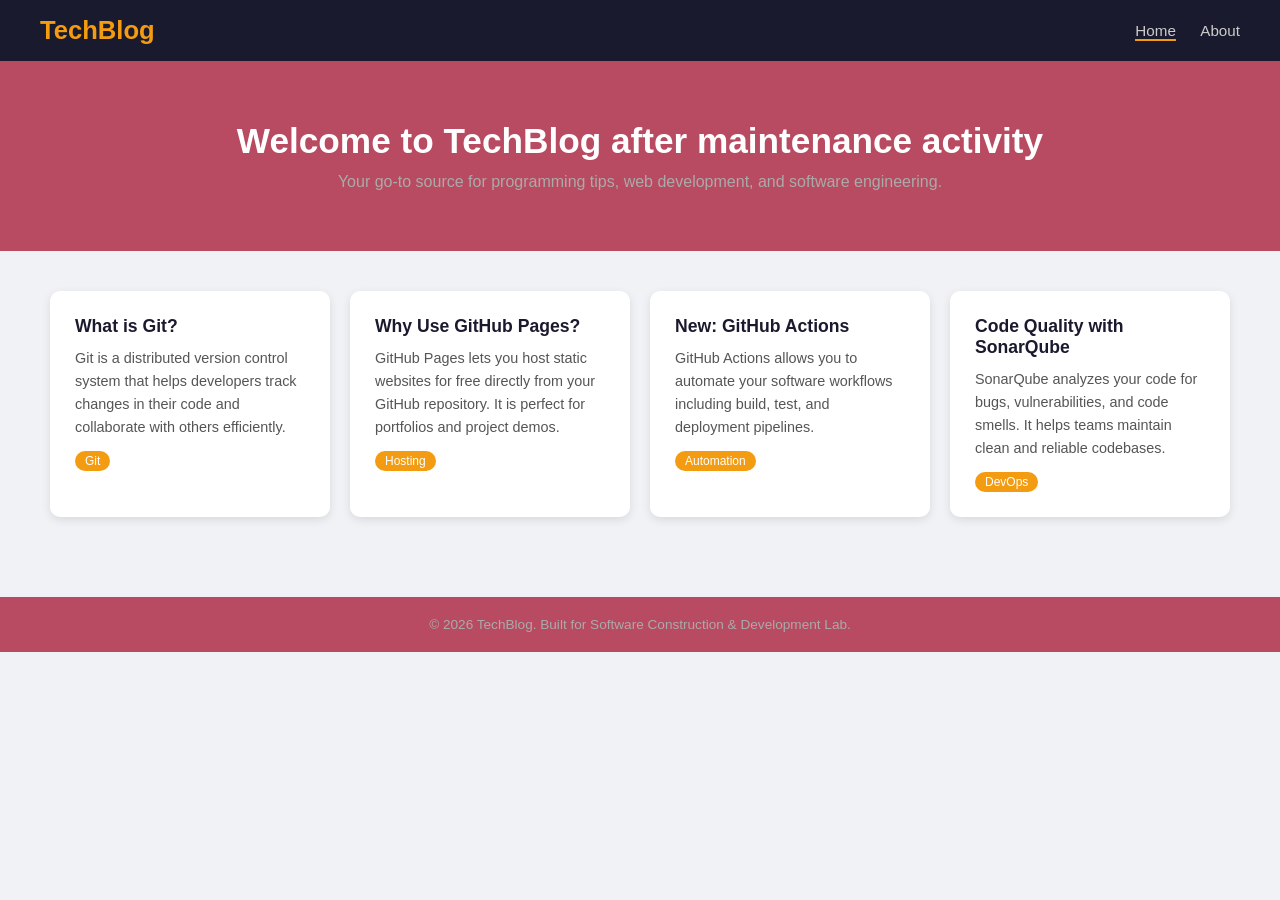
<file: index.html>
<!DOCTYPE html>
<html lang="en">
<head>
  <meta charset="UTF-8" />
  <meta name="viewport" content="width=device-width, initial-scale=1.0"/>
  <title>TechBlog</title>
  <link rel="stylesheet" href="style.css" />
</head>
<body>

  <header>
    <div class="logo">TechBlog</div>
    <nav>
      <a href="index.html">Home</a>
      <a href="about.html">About</a>
    </nav>
  </header>

  <section class="hero">
    <h1>Welcome to TechBlog after maintenance activity</h1>
    <p>Your go-to source for programming tips, web development, and software engineering.</p>
  </section>

  <section class="posts">
    <div class="card">
      <h2>What is Git?</h2>
      <p>Git is a distributed version control system that helps developers track changes in their code and collaborate with others efficiently.</p>
      <span class="tag">Git</span>
    </div>
    <div class="card">
      <h2>Why Use GitHub Pages?</h2>
      <p>GitHub Pages lets you host static websites for free directly from your GitHub repository. It is perfect for portfolios and project demos.</p>
      <span class="tag">Hosting</span>
    </div>
    <div class="card">
      <h2>New: GitHub Actions</h2>
      <p>GitHub Actions allows you to automate your software workflows including build, test, and deployment pipelines.</p>
      <span class="tag">Automation</span>
    </div>
    <div class="card">
      <h2>Code Quality with SonarQube</h2>
      <p>SonarQube analyzes your code for bugs, vulnerabilities, and code smells. It helps teams maintain clean and reliable codebases.</p>
      <span class="tag">DevOps</span>
    </div>
  </section>

  <footer>
    <p>&copy; 2026 TechBlog. Built for Software Construction & Development Lab.</p>
  </footer>

  <script src="app.js"></script>
</body>
</html>
</file>
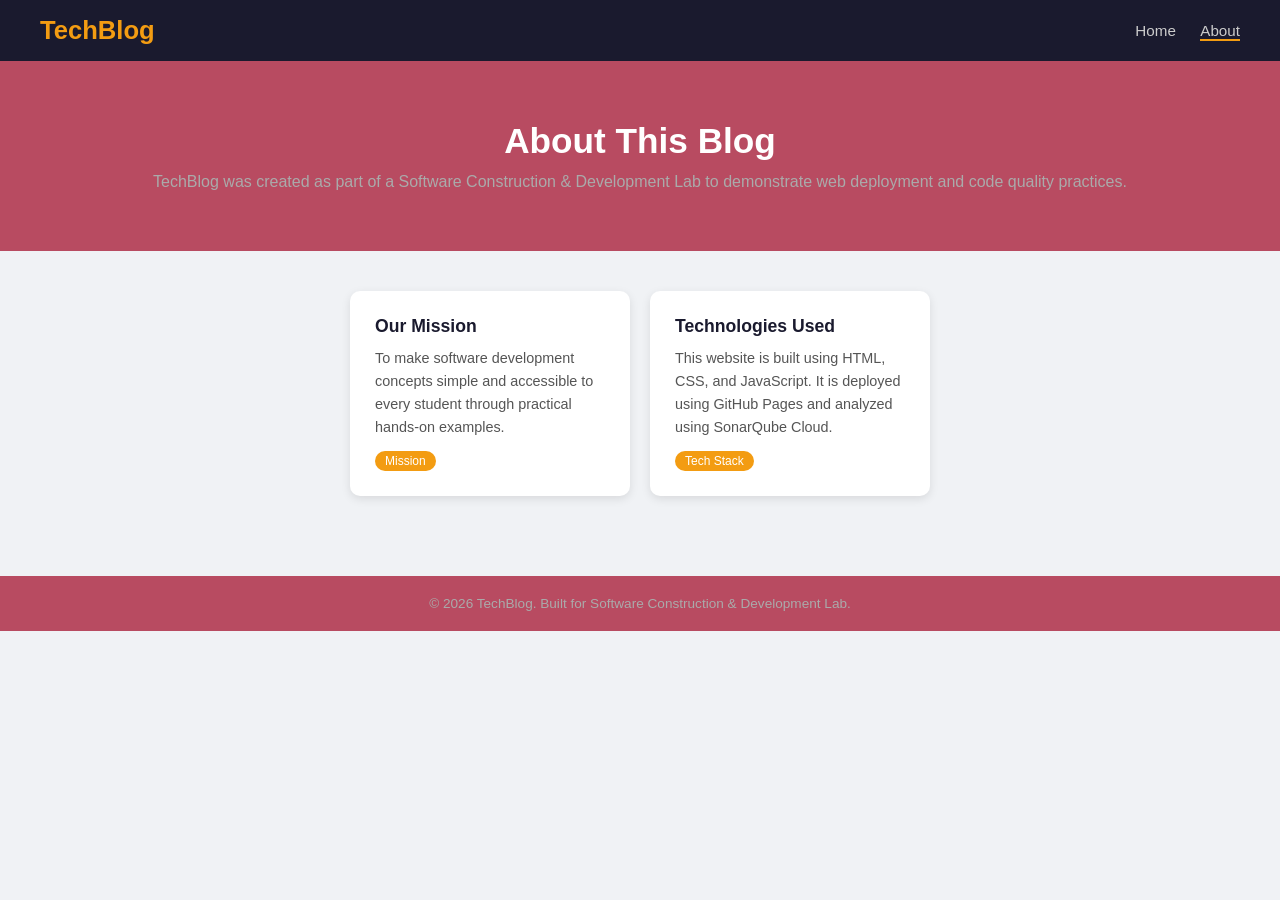
<file: about.html>
<!DOCTYPE html>
<html lang="en">
<head>
  <meta charset="UTF-8" />
  <meta name="viewport" content="width=device-width, initial-scale=1.0"/>
  <title>About — TechBlog</title>
  <link rel="stylesheet" href="style.css" />
</head>
<body>

  <header>
    <div class="logo">TechBlog</div>
    <nav>
      <a href="index.html">Home</a>
      <a href="about.html">About</a>
    </nav>
  </header>

  <section class="hero">
    <h1>About This Blog</h1>
    <p>TechBlog was created as part of a Software Construction & Development Lab to demonstrate web deployment and code quality practices.</p>
  </section>

  <section class="posts">
    <div class="card">
      <h2>Our Mission</h2>
      <p>To make software development concepts simple and accessible to every student through practical hands-on examples.</p>
      <span class="tag">Mission</span>
    </div>
    <div class="card">
      <h2>Technologies Used</h2>
      <p>This website is built using HTML, CSS, and JavaScript. It is deployed using GitHub Pages and analyzed using SonarQube Cloud.</p>
      <span class="tag">Tech Stack</span>
    </div>
  </section>

  <footer>
    <p>&copy; 2026 TechBlog. Built for Software Construction & Development Lab.</p>
  </footer>

  <script src="app.js"></script>
</body>
</html>
</file>
<file: style.css>
* {
  margin: 0;
  padding: 0;
  box-sizing: border-box;
}

body {
  font-family: Arial, sans-serif;
  background: #f0f2f5;
  color: #333;
}

header {
  background: #1a1a2e;
  padding: 16px 40px;
  display: flex;
  justify-content: space-between;
  align-items: center;
}

.logo {
  color: #f39c12;
  font-size: 1.6em;
  font-weight: bold;
}

nav a {
  color: #ccc;
  margin-left: 20px;
  text-decoration: none;
  font-size: 0.95em;
}

nav a:hover {
  color: #f39c12;
}

.hero {
  background: #b84b61;
  color: white;
  text-align: center;
  padding: 60px 20px;
}

.hero h1 {
  font-size: 2.2em;
  margin-bottom: 12px;
}

.hero p {
  font-size: 1em;
  color: #aaa;
}

.posts {
  display: flex;
  flex-wrap: wrap;
  gap: 20px;
  padding: 40px;
  justify-content: center;
}

.card {
  background: white;
  border-radius: 10px;
  padding: 25px;
  width: 280px;
  box-shadow: 0 3px 10px rgba(0,0,0,0.1);
}

.card h2 {
  font-size: 1.1em;
  margin-bottom: 10px;
  color: #1a1a2e;
}

.card p {
  font-size: 0.9em;
  line-height: 1.6;
  color: #555;
}

.tag {
  display: inline-block;
  margin-top: 12px;
  background: #f39c12;
  color: white;
  padding: 3px 10px;
  border-radius: 20px;
  font-size: 0.75em;
}

footer {
  text-align: center;
  padding: 20px;
  background: #b84b61;
  color: #aaa;
  font-size: 0.85em;
  margin-top: 40px;
}
</file>
